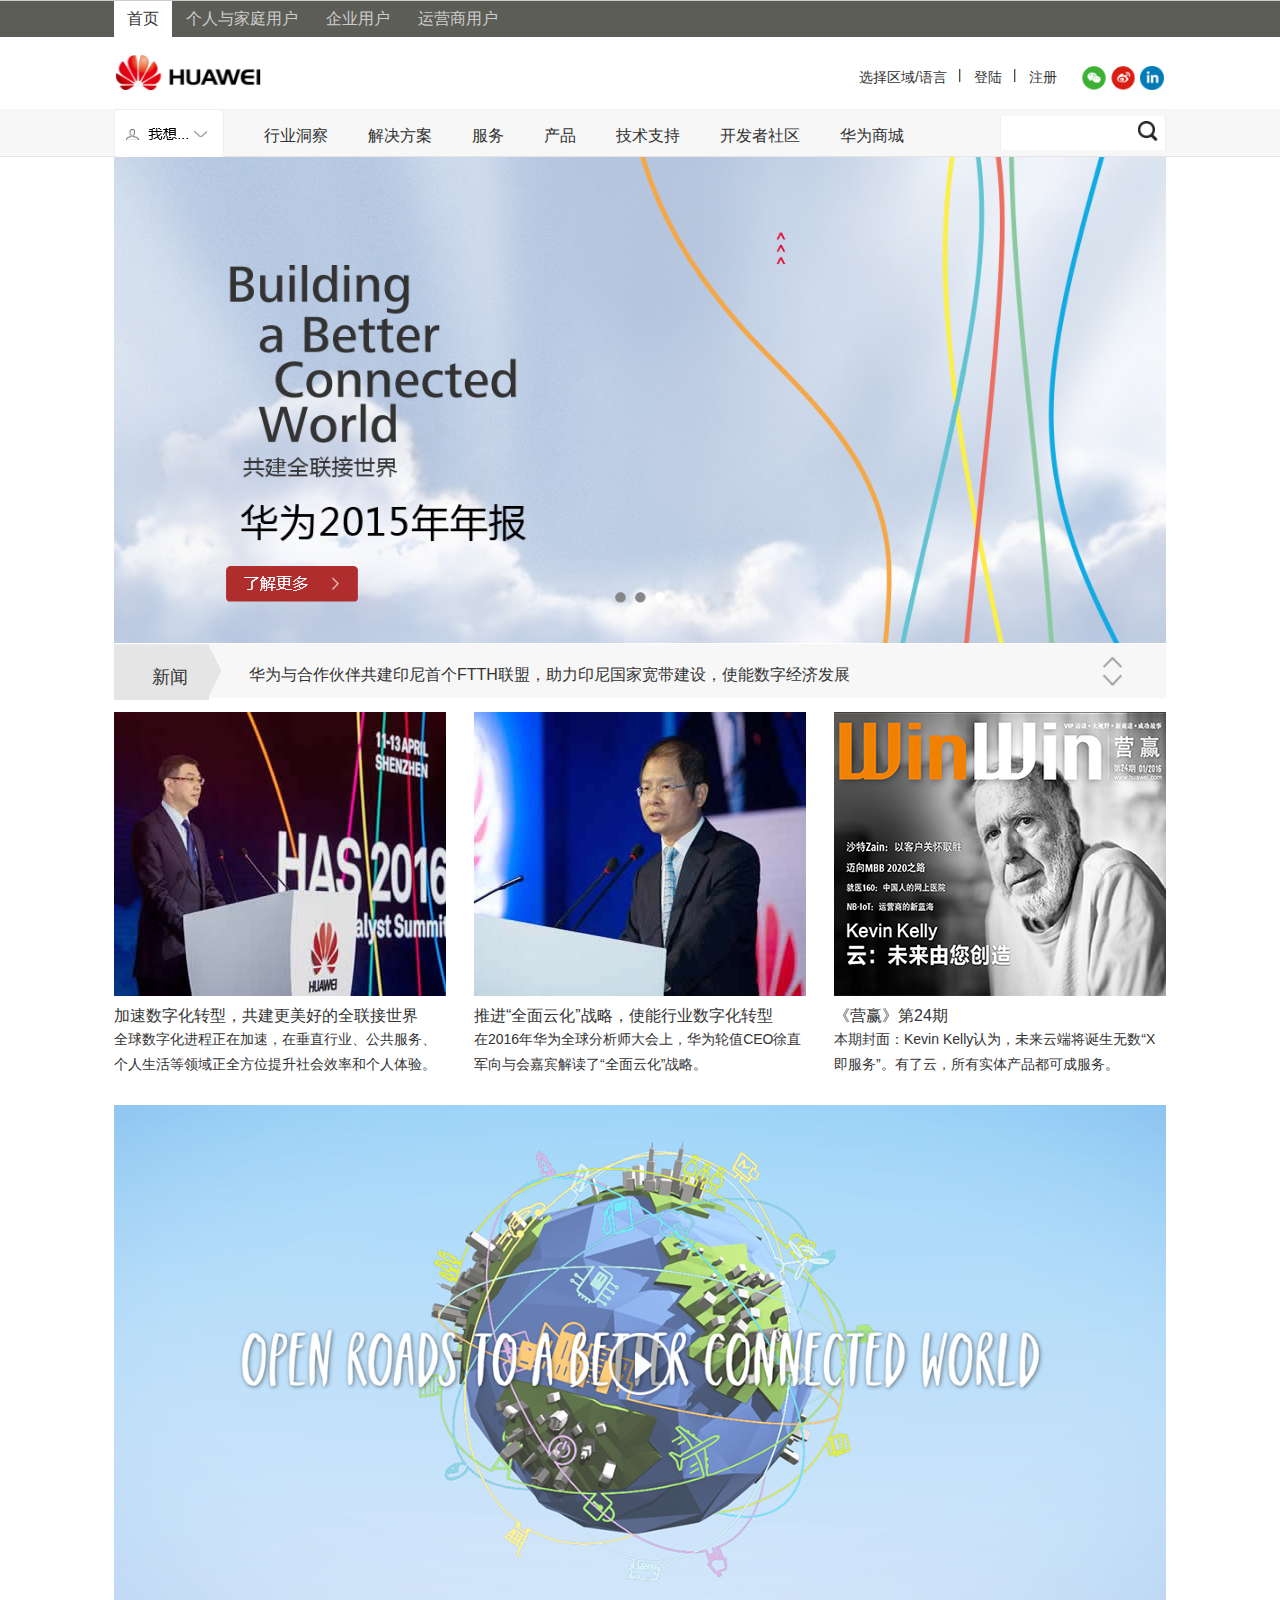
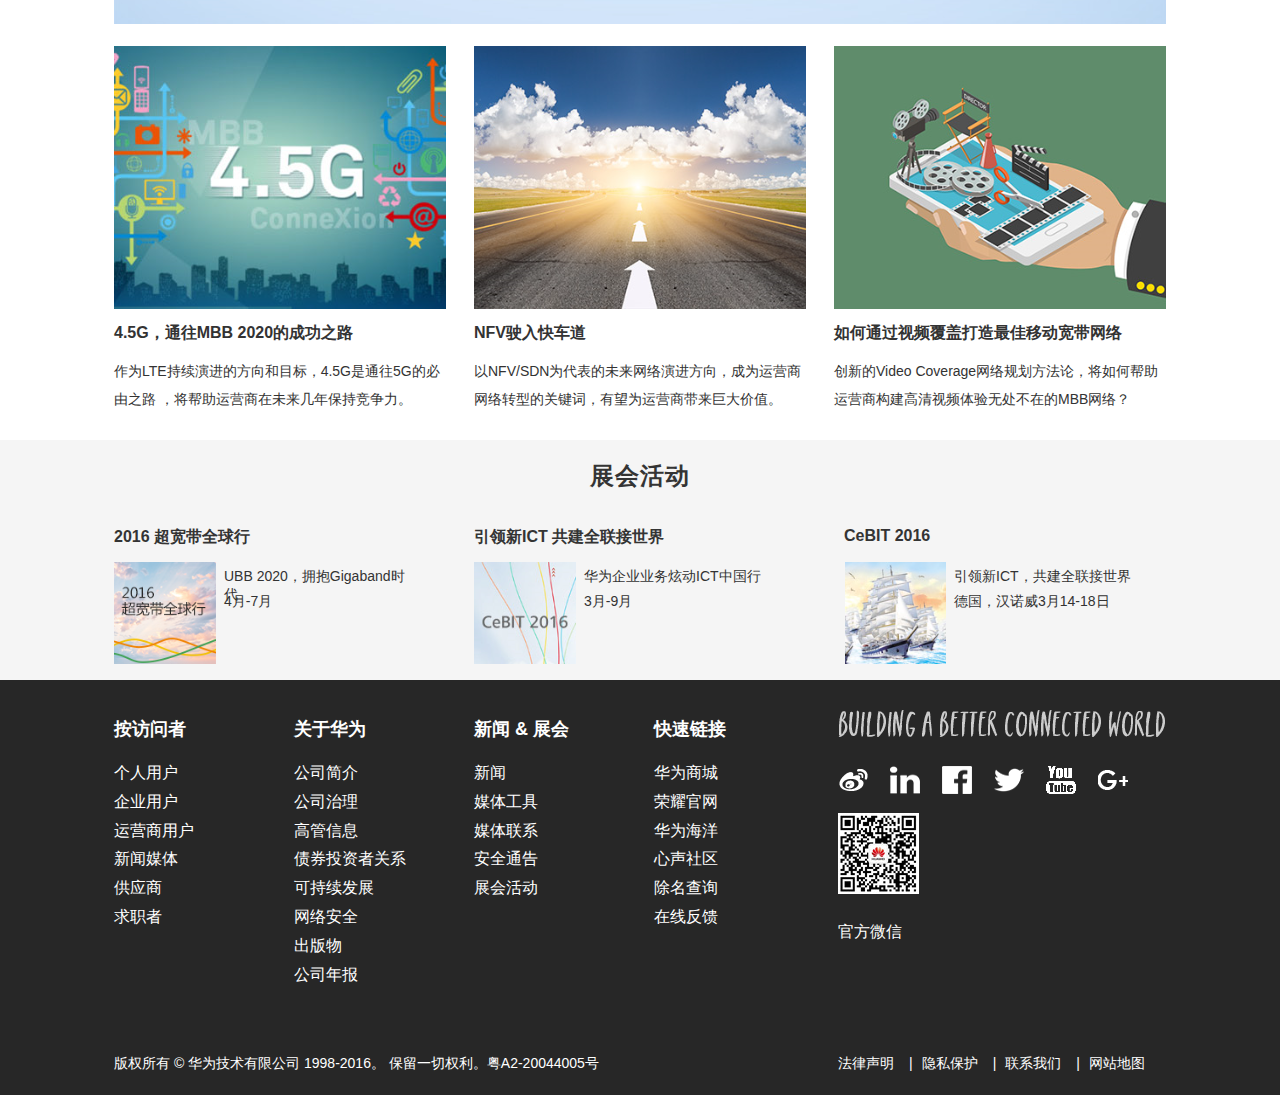
<file: index.html>
<!DOCTYPE html PUBLIC "-//W3C//DTD XHTML 1.0 Transitional//EN" "http://www.w3.org/TR/xhtml1/DTD/xhtml1-transitional.dtd">
<html xmlns="http://www.w3.org/1999/xhtml">
<head>
<meta http-equiv="Content-Type" content="text/html; charset=utf-8" />
<title>华为——index</title>
<link href="css/style.css" rel="stylesheet" type="text/css"/>
</head>

<body>
<div id="container_bg">
	<div class="container">
		<span>首页</span>
    	<a href="#">个人与家庭用户</a>
    	<a href="company.html">企业用户</a>
    	<a href="business.html">运营商用户</a>
	</div>
</div>
<div id="logo">
	<img class="logo_l" src="images/logo.png" width="151" height="36" />
    	<div class="logo_r">
        	<ul>
    			<li ><a href="#">选择区域/语言<img class="first" src="images/logo_r1.png" width="2" height="13" /></a></li>
            	<li ><a href="#">登陆<img class="first" src="images/logo_r1.png" width="2" height="13" /></a></li>
            	<li class="last"><a href="#">注册</a></li>
        	</ul>
        	<p>
        		<a href="#"><img src="images/weixin.png" width="25" height="25" /></a>
            	<a href="#"><img src="images/xinlang.png" width="25" height="25" /></a>
            	<a href="#"><img src="images/in.png" width="25" height="25" /></a>
       	    </p>
        </div>
</div>
<div id="nav_bg">
	<div class="nav">
		<div class="nav_l">
			<span></span>
        	<a href="#"><img src="images/nav_fir.png" width="84" height="14" /></a>
    		<p></p>
    	</div>
    	<ul>
    		<li><a href="#">行业洞察</a></li>
        	<li><a href="#">解决方案</a></li>
        	<li><a href="#">服务</a></li>
        	<li><a href="#">产品</a></li>
        	<li><a href="#">技术支持</a></li>
        	<li><a href="#">开发者社区</a></li>
        	<li><a href="#">华为商城</a></li>     
    	</ul>
    	<input type="txt" />
	</div>
</div>
<div id="banner"></div>
<div id="newsMap">
	<div class="newsMap_l">
    	<a href="#"">新闻</a>
    </div>
    <p></p>
    <div class="newsMap_c">
    	<a href="#">华为与合作伙伴共建印尼首个FTTH联盟，助力印尼国家宽带建设，使能数字经济发展</a>
    </div>
    <div class="newsMap_r">
    	<a href="#"></a>
    </div>
</div>
<div id="newsPoint-up">
	<dl>
    	<dt><img src="images/has2016_1.jpg" width="332" height="284" /></dt>
        <dd><a href="#">加速数字化转型，共建更美好的全联接世界</a>
        	<p>全球数字化进程正在加速，在垂直行业、公共服务、个人生活等领域正全方位提升社会效率和个人体验。</p>
        </dd>
    </dl>
    <dl class="has1">
   	  <dt><img src="images/has2016_2.jpg" width="332" height="284" /></dt>
        <dd><a href="#">推进“全面云化”战略，使能行业数字化转型</a>
        	<p>在2016年华为全球分析师大会上，华为轮值CEO徐直军向与会嘉宾解读了“全面云化”战略。</p>
        </dd>
  </dl>
    <dl>
   	  <dt><img src="images/winwin-24-cn_r1_c1.jpg" width="332" height="284" /></dt>
        <dd><a href="#">《营赢》第24期 </a>
        	<p>本期封面：Kevin Kelly认为，未来云端将诞生无数“X即服务”。有了云，所有实体产品都可成服务。</p>
        </dd>
  </dl>
</div>
<div id="newsPoint-center"></div>
<div id="newsPoint-down">
	<dl>
    	<dt><img src="images/down_1.png" width="332" height="263" /></dt>
        <dd><h4><a>4.5G，通往MBB 2020的成功之路 </a></h4>
        	<p>作为LTE持续演进的方向和目标，4.5G是通往5G的必由之路 ，将帮助运营商在未来几年保持竞争力。</p>
        </dd>
    </dl>
    <dl class="has1">
   	  <dt><img src="images/down_2.png" width="332" height="263" /></dt>
        <dd><h4><a>NFV驶入快车道 </a></h4>
        	<p>以NFV/SDN为代表的未来网络演进方向，成为运营商网络转型的关键词，有望为运营商带来巨大价值。</p>
        </dd>
	</dl>
    <dl>
  	  <dt><img src="images/down_3.png" width="332" height="263" /></dt>
        <dd><h4><a>如何通过视频覆盖打造最佳移动宽带网络 </a></h4>
        	<p>创新的Video Coverage网络规划方法论，将如何帮助运营商构建高清视频体验无处不在的MBB网络？</p>
        </dd>
	</dl>
</div>
<div id="active_bg">
	<div class="active">
		<h2><a href="#">展会活动</a></h2>
    	<div class="activeNews">
    		<dl>
    			<dt><h4><a href="#">2016 超宽带全球行</a></h4></dt>
        		<dd><img src="images/active_1.png" width="102" height="102" />
        			<p>UBB 2020，拥抱Gigaband时代</p>
                	<p>4月-7月</p>
        		</dd>
    		</dl>
    		<dl class="has2">
  		  	<dt><h4><a href="#">引领新ICT 共建全联接世界</a></h4></dt>
        		<dd><img src="images/active_2.png" width="102" height="102" />
        			<p>华为企业业务炫动ICT中国行</p>
                	<p>3月-9月</p>
        		</dd>
	  	</dl>
    		<dl>
  		  	<dt><h4><a href="#">CeBIT 2016 </a></h4></dt>
        		<dd><img src="images/active_3.png" width="102" height="102" />
        			<p>引领新ICT，共建全联接世界</p>
                	<p>德国，汉诺威3月14-18日</p>
   		 	 </dd>
	 	 </dl>	
  	</div>
	</div>
</div>
<div id="footer_bg">
<div class="footer">
	<div class="footerWarp">
    	<dl>
        	<dt>按访问者</dt>
            <dd><a href="#">个人用户</a></dd>
            <dd><a href="#">企业用户</a></dd>
            <dd><a href="#">运营商用户</a></dd>
            <dd><a href="#">新闻媒体</a></dd>
            <dd><a href="#">供应商</a></dd>
            <dd><a href="#">求职者</a></dd>
        </dl>
        <dl>
        	<dt>关于华为</dt>
            <dd><a href="#">公司简介</a></dd>
            <dd><a href="#">公司治理</a></dd>
            <dd><a href="#">高管信息</a></dd>
            <dd><a href="#">债券投资者关系</a></dd>
            <dd><a href="#">可持续发展</a></dd>
            <dd><a href="#">网络安全</a></dd>
            <dd><a href="#">出版物</a></dd>
            <dd><a href="#">公司年报</a></dd>
        </dl>
        <dl>
        	<dt>新闻 & 展会</dt>
            <dd><a href="#"> 新闻</a></dd>
            <dd><a href="#">媒体工具</a></dd>
            <dd><a href="#">媒体联系</a></dd>
            <dd><a href="#">安全通告</a></dd>
            <dd><a href="#">展会活动</a></dd>
        </dl>
        <dl>
        	<dt>快速链接</dt>
            <dd><a href="#">华为商城</a></dd>
            <dd><a href="#">荣耀官网</a></dd>
            <dd><a href="#">华为海洋</a></dd>
            <dd><a href="#">心声社区</a></dd>
            <dd><a href="#">除名查询</a></dd>
            <dd><a href="#">在线反馈</a></dd>
        </dl>
    </div>
    <div class="footerLink">
    	<div class="linkWord"></div>
        <ul>
        	<li><a href="#"></a></li>
            <li><a href="#" class="m2"></a></li>
            <li><a href="#" class="m3"></a></li>
            <li><a href="#" class="m4"></a></li>
            <li><a href="#" class="m5"></a></li>
            <li><a href="#" class="m6"></a></li>
        </ul>
        <span class="image"></span>
        <p>官方微信</p>
    </div>
    <p class="dot">版权所有 © 华为技术有限公司 1998-2016。 保留一切权利。粤A2-20044005号</p>
    <p class="under"><a href="#">法律声明</a><span>|</span><a href="#">隐私保护</a><span>|</span><a href="#">联系我们</a><span>|</span><a href="#">网站地图</a></p>
</div>
</div>
</body>
</html>
</file>
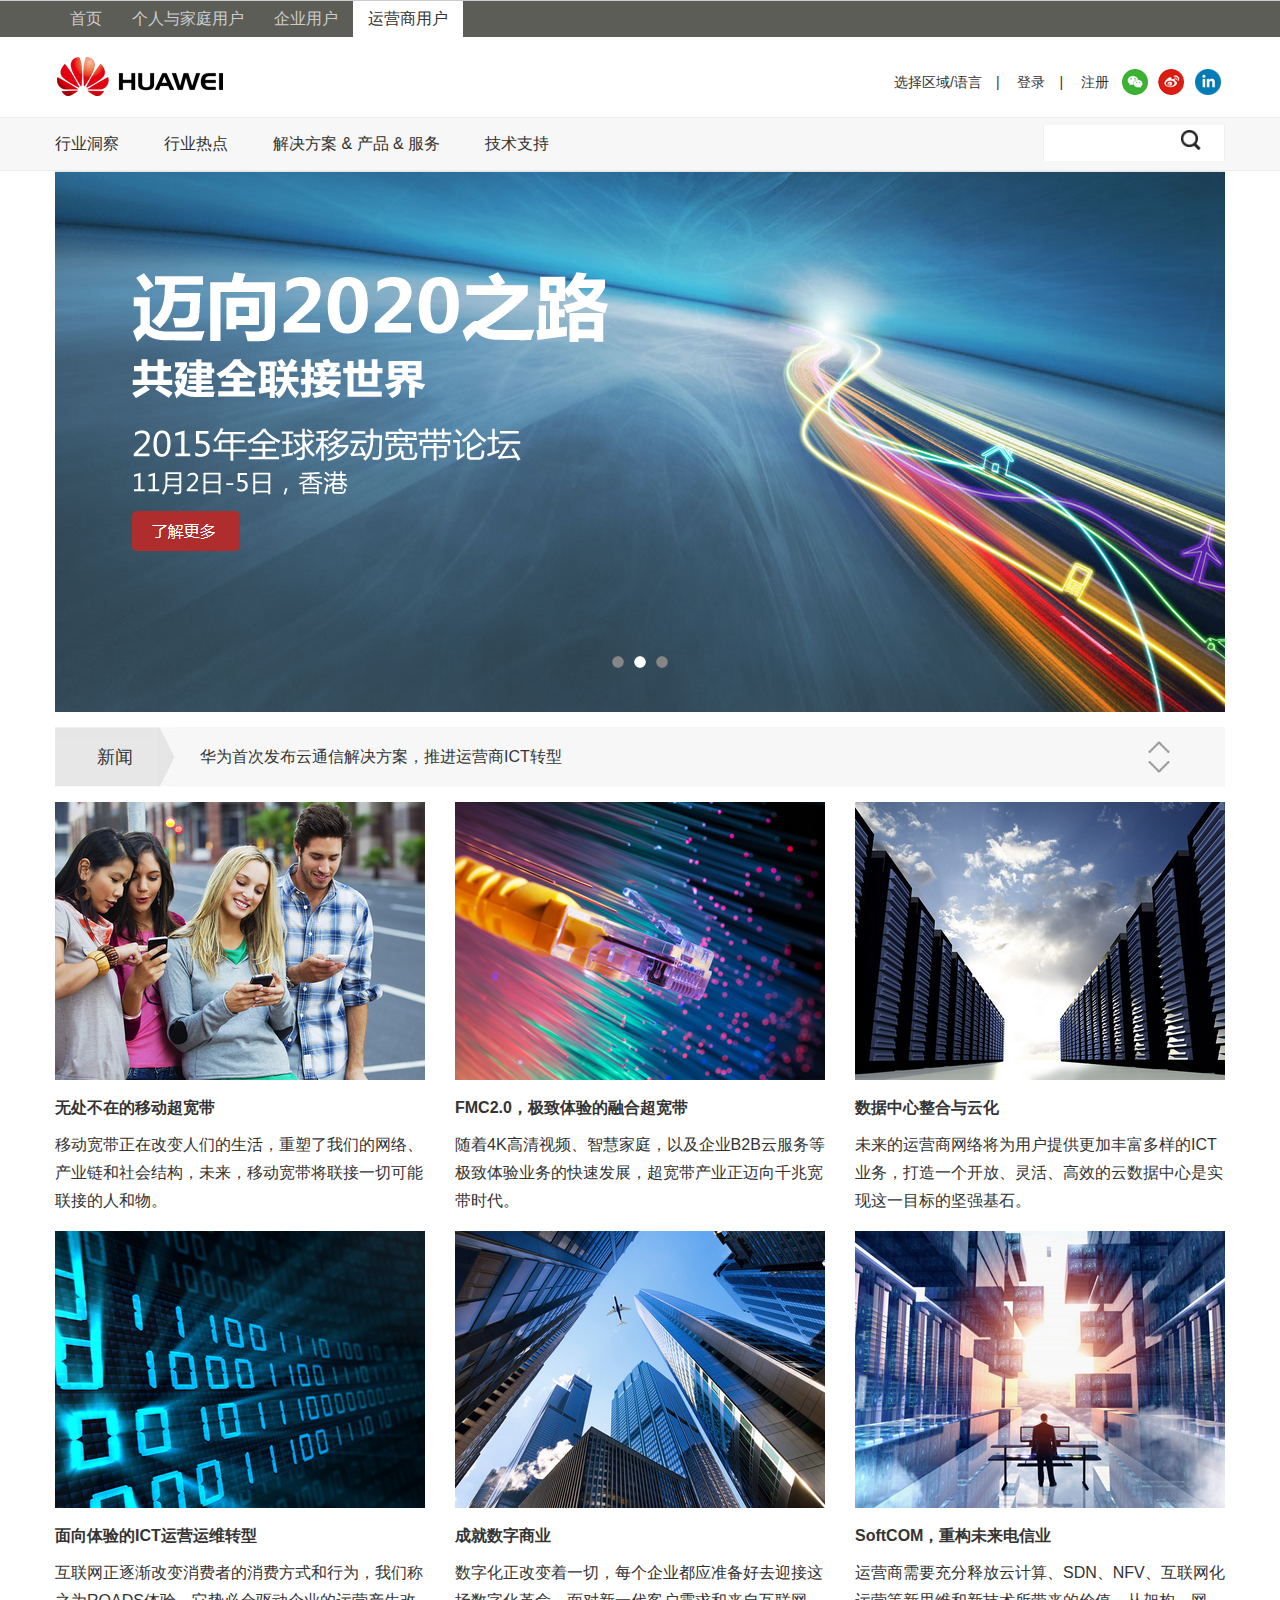
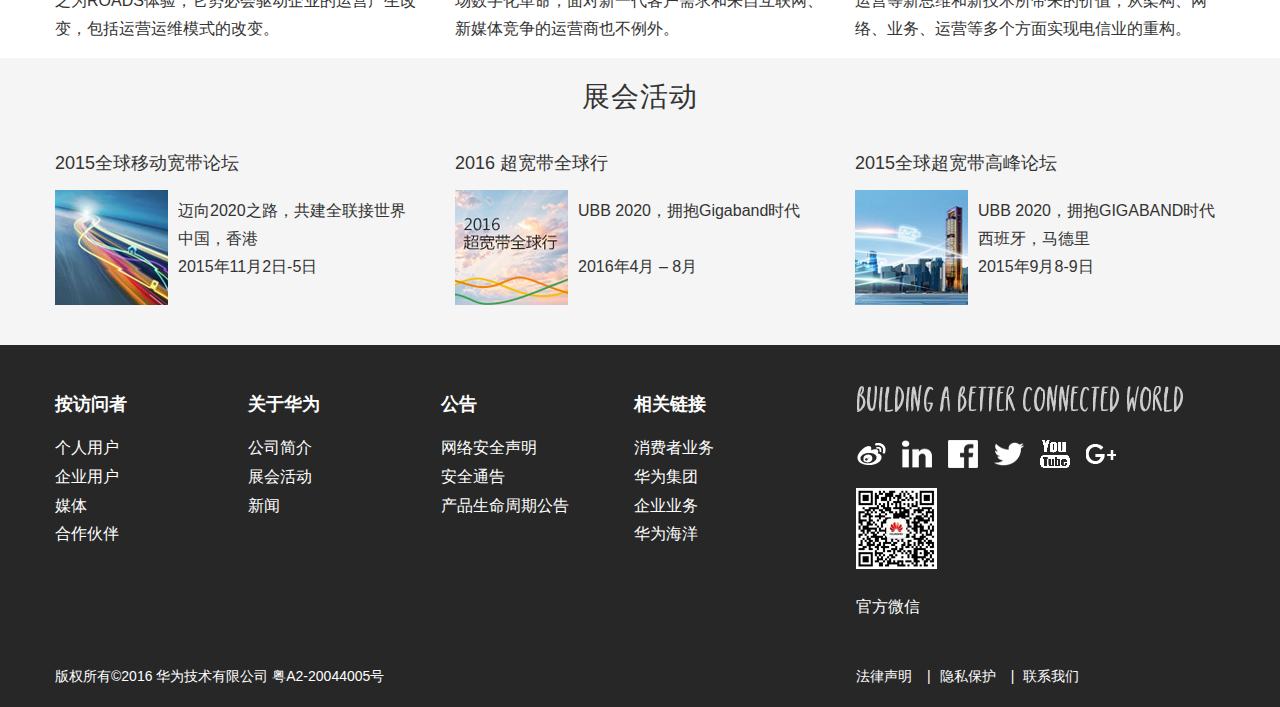
<file: business.html>
<!DOCTYPE html PUBLIC "-//W3C//DTD XHTML 1.0 Transitional//EN" "http://www.w3.org/TR/xhtml1/DTD/xhtml1-transitional.dtd">
<html xmlns="http://www.w3.org/1999/xhtml">
<head>
<meta http-equiv="Content-Type" content="text/html; charset=utf-8" />
<title>business</title>
<link href="css/style.css" rel="stylesheet" type="text/css"/>
</head>

<body>
<div id="header">
	<ul class="b_header">
    	<li><a href="index.html">首页</a></li>
        <li><a href="#">个人与家庭用户</a></li>
        <li><a href="company.html">企业用户</a></li>
        <li class="business"><a href="#">运营商用户</a></li>
    </ul>
</div>
<div id="b_logo">
	<a href="index.html" class="img_l"></a>
    <div class="img_r">
    	<p class="imgR_l">
        	<a href="#">选择区域/语言</a><span>|</span>
            <a href="#">登录</a><span>|</span>
            <a href="#">注册</a> 
   	  </p>
        <p class="imgR_r">
        	<a href="#"></a>
            <a href="#" class="b_img2"></a>
            <a href="#" class="b_img3"></a>
        </p>
  </div>
</div>
<div id="b_nav_bg">
	<div class="b_nav">
		<ul class="b_nav_l">
    		<li><a href="#">行业洞察</a></li>
        	<li><a href="#">行业热点</a></li>
        	<li><a href="#">解决方案 & 产品 & 服务</a></li>
        	<li><a href="#">技术支持</a></li>
   	 	</ul>
    	<input type="txt" />
    </div>
</div>
<div id="b_banner"></div>
<div id="b_news">
	<div class="b_news_bg"><a href="#">新闻</a></div>
    <div class="b_news_l"></div>
    <div class="b_news_center"><a href="#">华为首次发布云通信解决方案，推进运营商ICT转型 </a></div>
    <div class="b_news_r"><a href="#"></a><a href="#" class="arrow_b"></a></div>
</div>
<div id="b_container">
	<dl>
    	<dt><img src="images/b_c1.png" width="370" height="278" /></dt>
        <dd>
        	<a href="#">无处不在的移动超宽带 </a>
            <p>移动宽带正在改变人们的生活，重塑了我们的网络、产业链和社会结构，未来，移动宽带将联接一切可能联接的人和物。</p>
        </dd>
    </dl>
    <dl class="b_col">
   	  <dt><img src="images/b_c2.png" width="370" height="278" /></dt>
        <dd>
        	<a href="#">FMC2.0，极致体验的融合超宽带</a>
            <p>随着4K高清视频、智慧家庭，以及企业B2B云服务等极致体验业务的快速发展，超宽带产业正迈向千兆宽带时代。</p>
        </dd>
    </dl>
  <dl class="b_col">
   	<dt><img src="images/b_c3.png" width="370" height="278" /></dt>
        <dd>
        	<a href="#">数据中心整合与云化</a>
            <p>未来的运营商网络将为用户提供更加丰富多样的ICT业务，打造一个开放、灵活、高效的云数据中心是实现这一目标的坚强基石。</p>
        </dd>
    </dl>
    <dl>
    	<dt><img src="images/b_c4.png" width="370" height="278" /></dt>
        <dd>
        	<a href="#">面向体验的ICT运营运维转型 </a>
            <p>互联网正逐渐改变消费者的消费方式和行为，我们称之为ROADS体验，它势必会驱动企业的运营产生改变，包括运营运维模式的改变。</p>
        </dd>
    </dl>
  <dl class="b_col">
    	<dt><img src="images/b_c5.png" width="370" height="278" /></dt>
        <dd>
        	<a href="#">成就数字商业</a>
            <p>数字化正改变着一切，每个企业都应准备好去迎接这场数字化革命，面对新一代客户需求和来自互联网、新媒体竞争的运营商也不例外。</p>
        </dd>
    </dl>
  <dl class="b_col">
    	<dt><img src="images/b_c6.png" width="370" height="278" /></dt>
        <dd>
        	<a href="#">SoftCOM，重构未来电信业 </a>
            <p>运营商需要充分释放云计算、SDN、NFV、互联网化运营等新思维和新技术所带来的价值，从架构、网络、业务、运营等多个方面实现电信业的重构。</p>
        </dd>
    </dl>
</div>
<div id="b_active_bg">
	<div class="b_active">
   	  <h2>展会活动</h2>
        <div class="b_active_dl">
        	<dl>
        		<dt><a href="#">2015全球移动宽带论坛</a></dt>
            	<dd>
                	<a><img src="images/b_a1.png" width="113" height="115" /></a>
                    <p>迈向2020之路，共建全联接世界<br/>中国，香港<br/>2015年11月2日-5日</p>
                </dd>
        	</dl>
            <dl class="b_margin">
        		<dt><a href="#">2016 超宽带全球行</a></dt>
            	<dd>
                	<a><img src="images/b_a2.png" width="113" height="115" /></a>
                    <p>UBB 2020，拥抱Gigaband时代<br/><br/>2016年4月 – 8月</p>
                </dd>
        	</dl>
            <dl class="b_margin">
        		<dt><a href="#">2015全球超宽带高峰论坛</a></dt>
            	<dd>
                	<a><img src="images/b_a3.png" width="113" height="115" /></a>
                    <p>UBB 2020，拥抱GIGABAND时代<br/>西班牙，马德里<br/>2015年9月8-9日</p>
                </dd>
        	</dl>
        </div>
    </div>
</div>
<div id="b_footer_bg">
	<div class="b_footer">
    	<div class="b_fwarp">
        	<dl>
            	<dt>按访问者</dt>
                <dd><a href="#">个人用户</a></dd>
                <dd><a href="#">企业用户</a></dd>
                <dd><a href="#">媒体</a></dd>
                <dd><a href="#">合作伙伴</a></dd>
            </dl>
            <dl>
            	<dt>关于华为</dt>
                <dd><a href="#">公司简介</a></dd>
                <dd><a href="#">展会活动</a></dd>
                <dd><a href="#">新闻</a></dd>
            </dl>
            <dl>
            	<dt>公告</dt>
                <dd><a href="#">网络安全声明</a></dd>
                <dd><a href="#">安全通告</a></dd>
                <dd><a href="#">产品生命周期公告</a></dd>
            </dl>
            <dl>
            	<dt>相关链接</dt>
                <dd><a href="#">消费者业务</a></dd>
                <dd><a href="#">华为集团</a></dd>
                <dd><a href="#">企业业务</a></dd>
                <dd><a href="#">华为海洋</a></dd>
            </dl>
        </div>
        <div class="b_flink">
        	<div class="linkWord"></div>
        	<ul>
        		<li><a href="#"></a></li>
            	<li><a href="#" class="m2"></a></li>
            	<li><a href="#" class="m3"></a></li>
            	<li><a href="#" class="m4"></a></li>
            	<li><a href="#" class="m5"></a></li>
            	<li><a href="#" class="m6"></a></li>
        	</ul>
        	<span class="image"></span>
        	<p>官方微信</p>
        </div>
        <div class="b_dot">
        	<p class="b_dot_l">版权所有©2016 华为技术有限公司 粤A2-20044005号</p>
            <p class="b_dot_r"><a href="#">法律声明</a><span>|</span><a href="#">隐私保护</a><span>|</span><a href="#">联系我们</a></p>
        </div>
    </div>
</div>
</body>
</html>
</file>
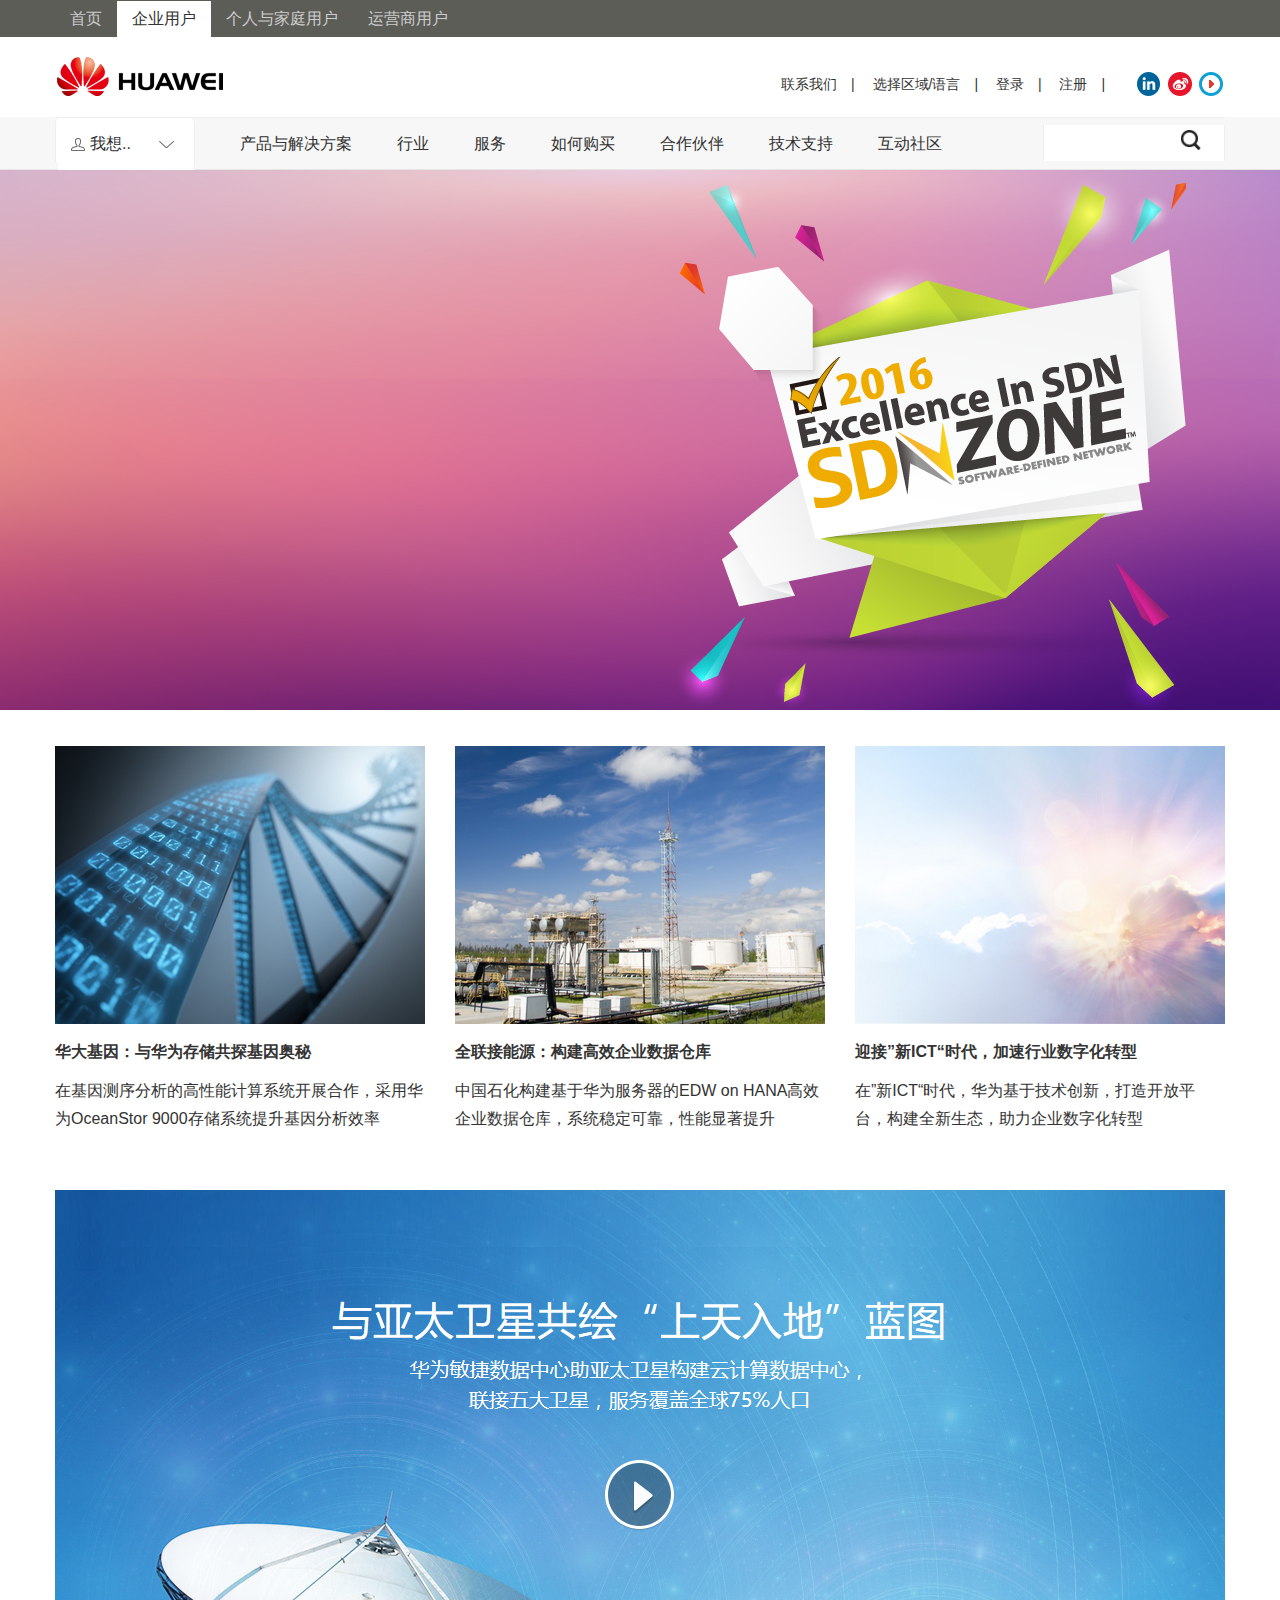
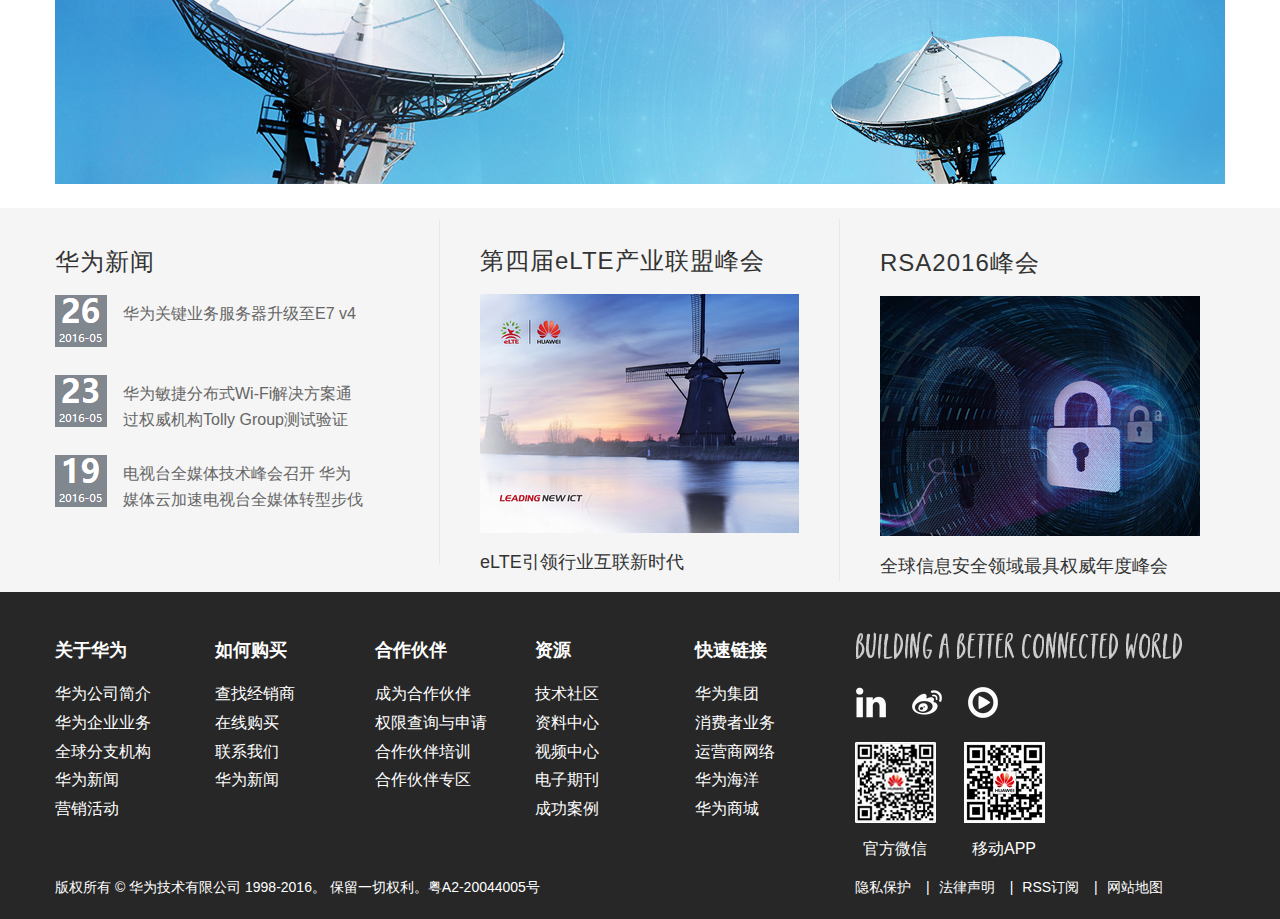
<file: company.html>
<!DOCTYPE html PUBLIC "-//W3C//DTD XHTML 1.0 Transitional//EN" "http://www.w3.org/TR/xhtml1/DTD/xhtml1-transitional.dtd">
<html xmlns="http://www.w3.org/1999/xhtml">
<head>
<meta http-equiv="Content-Type" content="text/html; charset=utf-8" />
<title>华为企业用户</title>
<link href="css/style.css" rel="stylesheet" type="text/css" />
</head>

<body>
<div id="header_bg">
	<ul class="c_header">
    	<li><a href="index.html">首页</a></li>
        <li class="company"><a href="#">企业用户</a></li>
        <li><a href="#">个人与家庭用户</a></li>
        <li><a href="business.html">运营商用户</a></li>
    </ul>
</div>
<div id="c_logo">
	<a href="index.html" class="img_l"></a>
    <div class="logoR">
    	<p class="logoR_l">
        	<a href="#">联系我们</a><span>|</span>
        	<a href="#">选择区域/语言</a><span>|</span>
            <a href="#">登录</a><span>|</span>
            <a href="#">注册</a><span>|</span>
    	</p>
        <p class="logoR_r">
        	<a href="#"></a>
            <a href="#" class="c_img2"></a>
            <a href="#" class="c_img3"></a>
        </p>
    </div>
</div>
<div id="c_nav_bg">
	<div class="c_nav">
    	<div class="c_nav_l">
         	<span class="left"></span>
        	 <a href="#"><span class="tubiao_l"></span>我想..<span class="tubiao_2"></span></a>
         	<span class="right"></span>
        </div>
		<ul>
    		<li><a href="#">产品与解决方案</a></li>
        	<li><a href="#">行业</a></li>
        	<li><a href="#">服务</a></li>
        	<li><a href="#">如何购买</a></li>
            <li><a href="#">合作伙伴</a></li>
            <li><a href="#">技术支持</a></li>
            <li><a href="#">互动社区</a></li>
   	 	</ul>
    	<input type="txt" />
    </div>
</div>
<div id="c_banner"></div>
<div id="c_container">
	<dl>
    	<dt><img src="images/c_con1.png" width="370" height="278" /></dt>
        <dd>
        	<a href="#">华大基因：与华为存储共探基因奥秘</a>
            <p>在基因测序分析的高性能计算系统开展合作，采用华为OceanStor 9000存储系统提升基因分析效率</p>
        </dd>
    </dl>
    <dl class="b_col">
   	  <dt><img src="images/c_con2.png" width="370" height="278" /></dt>
        <dd>
        	<a href="#">全联接能源：构建高效企业数据仓库 </a>
            <p>中国石化构建基于华为服务器的EDW on HANA高效企业数据仓库，系统稳定可靠，性能显著提升</p>
        </dd>
    </dl>
  <dl class="b_col">
   	<dt><img src="images/c_con3.png" width="370" height="278" /></dt>
        <dd>
        	<a href="#">迎接”新ICT“时代，加速行业数字化转型 </a>
            <p>在”新ICT“时代，华为基于技术创新，打造开放平台，构建全新生态，助力企业数字化转型</p>
        </dd>
    </dl>
</div>
<div id="c_video"></div>
<div id="c_news_bg">
	<div class="c_news">
   	  <div class="c_newsl">
       	<h2><a href="#">华为新闻</a></h2>
          <dl>
           	  <dt><img src="images/c_nl1.png" width="52" height="52" /></dt>
              <dd><a href="#">华为关键业务服务器升级至E7 v4</a></dd>
          </dl>
          <dl>
           	  <dt><img src="images/c_nl2.png" width="52" height="52" /></dt>
              <dd><a href="#">华为敏捷分布式Wi-Fi解决方案通过权威机构Tolly Group测试验证 </a></dd>
          </dl>
          <dl>
           	  <dt><img src="images/c_nl3.png" width="52" height="52" /></dt>
              <dd><a href="#">电视台全媒体技术峰会召开 华为媒体云加速电视台全媒体转型步伐 </a></dd>
          </dl>
        </div>
      <div class="c_newsc">
       	<h2><a href="#">第四届eLTE产业联盟峰会 </a></h2>
        <img src="images/c_nc.png" width="319" height="239" /> 
        <h3>eLTE引领行业互联新时代</h3>
        </div>
        <div class="c_newsr">
        	<h2><a href="#">RSA2016峰会 </a></h2>
        	<img src="images/c_nr.png" width="320" height="240" /> 
        	<h3>全球信息安全领域最具权威年度峰会</h3>
        </div>
    </div>
</div>
<div id="c_footer_bg">
	<div class="c_footer">
    	<div class="c_fwarp">
        	<dl>
            	<dt>关于华为</dt> 
                <dd><a href="#">华为公司简介</a></dd>
                <dd><a href="#">华为企业业务</a></dd>
                <dd><a href="#">全球分支机构</a></dd>
                <dd><a href="#">华为新闻</a></dd>
                <dd><a href="#">营销活动</a></dd>
            </dl>
            <dl>
            	<dt>如何购买</dt> 
                <dd><a href="#">查找经销商</a></dd>
                <dd><a href="#">在线购买</a></dd>
                <dd><a href="#">联系我们</a></dd>
                <dd><a href="#">华为新闻</a></dd>
            </dl>
            <dl>
            	<dt>合作伙伴</dt> 
                <dd><a href="#">成为合作伙伴</a></dd>
                <dd><a href="#">权限查询与申请</a></dd>
                <dd><a href="#">合作伙伴培训</a></dd>
                <dd><a href="#">合作伙伴专区</a></dd>
            </dl>
            <dl>
            	<dt>资源</dt> 
                <dd><a href="#">技术社区</a></dd>
                <dd><a href="#">资料中心</a></dd>
                <dd><a href="#">视频中心</a></dd>
                <dd><a href="#">电子期刊</a></dd>
                <dd><a href="#">成功案例</a></dd>
            </dl>
            <dl>
            	<dt>快速链接</dt> 
                <dd><a href="#">华为集团</a></dd>
                <dd><a href="#">消费者业务</a></dd>
                <dd><a href="#">运营商网络</a></dd>
                <dd><a href="#">华为海洋</a></dd>
                <dd><a href="#">华为商城</a></dd>
            </dl>
        </div>
      <div class="c_flink">
        	<div class="c_linkWord"></div>
        	<ul>
        		<li><a href="#"></a></li>
            	<li><a href="#" class="c2"></a></li>
            	<li><a href="#" class="c3"></a></li>
        	</ul>
       	  <dl>
           	  <dt><img src="images/c_appl.png" width="81" height="81" /></dt>
              <dd>官方微信</dd>
          </dl>
          <dl>
           	  <dt><img src="images/c_appr.png" width="81" height="81" /></dt>
              <dd>移动APP</dd>
          </dl>
        </div>
         <div class="b_dot">
        	<p class="b_dot_l">版权所有 © 华为技术有限公司 1998-2016。 保留一切权利。粤A2-20044005号</p>
            <p class="b_dot_r"><a href="#">隐私保护</a><span>|</span><a href="#">法律声明</a><span>|</span><a href="#">RSS订阅</a><span>|</span><a href="#">网站地图</a></p>
        </div>
    </div>
</div>
</body>
</html>
</file>
<file: css/style.css>
@charset "utf-8";
/* CSS Document */
/*全局控制*/
body{ margin:0 auto; padding:0; font-size:16px; font-family:frutigernext,"Microsoft YaHei",Arial,Helvetica,sans-serif,cursive; color:#333333;}
/*重置浏览器样式*/
h1,p,a,img,ul,li,input,h2,h3,h4,dl,dt,dd{margin:0; padding:0; list-style:none; border:0;}
/*公共样式*/
a:link,a:visited{ text-decoration:none; color:#343434;}
a:hover{ text-decoration:underline; color:}
/*container*/
#container_bg{ width:100%; height:36px; background:#5d5d58; border-top:1px solid #cccccc;}
.container{ width:1052px; height:36px; margin:0 auto; line-height:36px;}
.container span{ float:left; height:36px; padding:0 13px; background:#FFF; color:#333333; cursor:pointer;}
.container a{ float:left; padding:0 14px; color:#cccccc; text-decoration:none;}
.container a:hover{ height:35px; background:#000000;}
/*logo*/
#logo{ width:1052px; height:72px; margin:0 auto; overflow:hidden;}
.logo_l{ float:left; margin-top:17px;}
.logo_r{ float:right; width:305px; height:25px; line-height:25px; margin:28px 2px 19px; font-size:14px;}
.logo_r li{ float:left; margin-right:13px;} 
.logo_r li a{ color:#333333;}
.logo_r .first{ padding-left:12px; }
.logo_r .last{ margin-right:9px;}
.logo_r p{ float:right;}
/*nav*/
#nav_bg{ width:100%; height:47px; background:#f7f7f7;}
.nav{  width:1052px; height:47px; border-top:1px solid #eeeeee; border-bottom:1px solid #eeeeee; margin:0 auto;}
.nav .nav_l{ float:left; width:110px; background:#FFF;}
.nav span{ float:left; width:7px; height:47px; background:url(../images/nav_1.png) no-repeat left;}
.nav a{ float:left; margin-top:16px; margin-left:4px;}
.nav p{ float:right; width:7px; height:47px; background:url(../images/nav_2.png) no-repeat right;}
.nav ul li{ float:left; height:47px;}
.nav ul li a{ display:block; color:#323232; text-decoration:none;  margin-left:40px;}
.nav ul li a:hover{ border-bottom:2px solid #cb3034; color:#e22835; height:30px; }
.nav input{ width:164px; height:34px; background:url(../images/nav_txt2.png) no-repeat 137px 5px #fff; cursor:pointer; float:right; margin-top:6px; border-left:1px solid #efefef;
 border-right:1px solid #efefef;}
 /*banner*/
#banner{ width:100%; height:487px; background:url(../images/banner.png) no-repeat center top; border-top:1px solid #e5e5e5;}
/*newsMap*/  
#newsMap{ width:1052px; height:54px; background:#f7f7f7; margin-top:13px; margin:0 auto;}
.newsMap_l{ width:95px; height:54px; float:left; background:#e5e5e5; border-top:1px solid #ededed; 
border-bottom:1px solid #e1e1e1;}
.newsMap_l a{   display:inline-block; float:left; margin-top:20px; margin-left:38px; color:#333333; font-size:18px;}
#newsMap p{ float:left; width:12px; height:54px; background:url(../images/new_nav.png) no-repeat;}
.newsMap_c a{ display:inline-block; float:left; margin-left:28px; margin-top:21px; color:#333333;}
.newsMap_r a{ float:right; width:20px; height:30px; background:url(../images/news_navf.png) no-repeat; display:block;
 margin-top:12px; margin-right:44px;}
/*newsPoint-up*/
#newsPoint-up{ width:1052px; height:393px; margin:0 auto; margin-top:14px;}
#newsPoint-up dl{ width:332px; float:left; text-align:left;}
.has1{ margin-left:28px; margin-right:28px;}
#newsPoint-up dl dd{ padding-top:10px; padding-bottom:10px;}
#newsPoint-up dl dd p{ line-height:175%; font-size:14px;}
/*newsPoint-center*/
#newsPoint-center{ width:100%; height:519px; background:url(../images/video.png) no-repeat center top;}
/*newsPoint-down*/
#newsPoint-down{ height:350px; width:1052px; margin:0 auto; margin-top:22px;}
#newsPoint-down dl{ width:332px; float:left; text-align:left; line-height:28px;}
#newsPoint-down dl dd h4{ padding-top:10px; padding-bottom:10px; }
#newsPoint-down dl dd p{ font-size:14px;}
/*active*/
#active_bg{ width:100%; height:240px; background:#f5f5f5;  margin-top:44px;}
.active{ width:1052px; height:240px; margin:0 auto;  text-align:center; }
.active h2 a{ margin-top:20px; display:inline-block; letter-spacing:1px;/*字间距u*/}
.activeNews{ width:100%; height:153px; padding-top:35px; overflow:hidden;}
.activeNews dl{ width:300px; height:153px; float:left;}
.activeNews .has2{ margin-left:60px; margin-right:70px;}
.activeNews dl dt{  width:300px; height:35px; float:left;}
.activeNews dl dt a{ float:left;}
.activeNews dl dd{ width:300px; height:102px; float:left;}
.activeNews dl dd img{ float:left;}
.activeNews dl dd p{ width:190px; height:19px; float:left; margin-left:8px; margin-top:6px; font-size:14px; text-align:left;}
/*footer*/
#footer_bg{ width:100%; height:415px; background:#272727;}
.footer{ width:1052px; height:415px; margin:0 auto;}
.footerWarp{ width:720px; height:338px; float:left; margin-top:37px;}
.footerWarp dl{ width:180px; height:338px; float:left; color:#fff;}
.footerWarp dl dt{ height:42px; font-size:18px; font-weight:bold;}
.footerWarp dd{ line-height:180%;}
.footer a:link,.footer a:visited{ color:#fff;}
.footerLink{ width:328px; height:345px; float:right; margin-top:30px; overflow:hidden;}
.footerLink .linkWord{ width:328px; height:56px; background:url(../images/linkword.png) no-repeat left top;}
.footerLink ul{ width:328px; height:28px;}
.footerLink ul a{ display:inline-block; width:30px; height:28px; background:url(../images/link_m.png) no-repeat; float:left; margin-right:22px;}
.footerLink ul .m2{ background-position:-30px 0;}
.footerLink ul .m3{ background-position:-60px 0;}
.footerLink ul .m4{ background-position:-90px 0;}
.footerLink ul .m5{ background-position:-120px 0;}
.footerLink ul .m6{ background-position:-150px 0;}
.footerLink .image{ display:block; width:328px; height:128px; background:url(../images/link_foot.png) no-repeat left 19px;}
.footerLink p{ width:328px; height:133px; text-align:left;color:#fff;}
.footer .dot{ width:720px; height:40px; float:left; color:#fff; font-size:14px;}
.footer .under{ width:328px; height:40px; float:right; font-size:14px;}
.footer .under span{ color:#fff; margin-left:15px; margin-right:9px;}

/*business*/
/*b_header*/
#header{ width:100%; height:36px; background:#5d5d58; border-top:1px solid #cccccc;}
.b_header{ width:1170px; height:36px; line-height:36px; margin:0 auto;}
.b_header a{ float:left; padding:0 15px; text-decoration:none; color:#cccccc;}
.b_header a:hover{ background:#000000;}
.business a{ color:#333333;}
.b_header .business a:link,.b_header .business a:hover{ background:#fff;}
/*b_logo*/
#b_logo{ width:1170px; height:80px; margin:0 auto;}
#b_logo .img_l{ width:196px; height:80px; float:left; background:url(../images/b_banner.png) no-repeat 1px bottom;}
#b_logo .img_r{ width:328px; height:26px; float:right; padding:32px 3px 22px 0;}
.img_r .imgR_l{ width:218px; float:left; line-height:26px; font-size:14px;}
.img_r .imgR_l span{ margin:0 14px;}
.imgR_r{ width:101px; height:26px; float:right;}
.imgR_r a{ float:left; width:27px; height:26px; background:url(../images/b_img.png) no-repeat 0 -1px;}
.imgR_r .b_img2{ background-position:-28px -1px; margin-left:10px;}
.imgR_r .b_img3{ background-position:-55px -1px; margin-left:10px;}
/*b_nav_bg*/
#b_nav_bg{ width:100%; height:52px; background:#f7f7f7; border-top:#eeeeee 1px solid; border-bottom:#eeeeee 1px solid;}
.b_nav{ width:1170px; height:52px; margin:0 auto;}
.b_nav .b_nav_l{ width:600px; height:52px; float:left;}
.b_nav_l a{ display:inline-block; float:left; line-height:52px; text-decoration:none; color:#323232; margin-right:45px;}
.b_nav_l a:hover{ height:50px;  border-bottom:2px solid #cb3034; color:#e22835;}
.b_nav input{ width:180px; height:36px; background:url(../images/nav_txt2.png) no-repeat 137px 5px #fff; cursor:pointer; float:right; margin-top:7px; border-left:1px solid #efefef; border-right:1px solid #efefef; line-height:36px;}
/*b_banner*/
#b_banner{ width:1170px; height:540px; margin:0 auto; margin-bottom:15px; border-top:1px solid #e5e5e5; background:url(../images/UBB.png) no-repeat;}
/*b_news*/
#b_news{ width:1170px; height:60px; margin:0 auto; background:#f7f7f7; margin-bottom:15px;}
#b_news .b_news_bg{ width:103px; height:60px; float:left; background:url(../images/b_news_bg.png) left;}
#b_news .b_news_bg a{ font-size:18px; line-height:60px; margin-left:42px;}
#b_news .b_news_l{ width:42px; height:60px; float:left; background:url(../images/b_news_l.png) no-repeat;}
#b_news .b_news_center a{  display:block; width:948px; height:60px; float:left; line-height:60px;}
#b_news .b_news_r{ width:22px; height:32px; padding:14px 0; float:left;}
#b_news .b_news_r a{ width:22px; height:12px; float:left; background:url(../images/b_arrow.png) no-repeat;}
#b_news .b_news_r .arrow_b{ background-position:0 -12px; margin-top:8px;}
/*b_container*/
#b_container{ width:1170px; height:856px; margin:0 auto;}
#b_container dl{ width:370px; height:428px; float:left;}
#b_container dl dt{width:370px; height:296px; cursor:pointer;}
#b_container dl dd a{ display:block; width:370px; height:33px; font-weight:bold;}
#b_container dl dd a:hover{ color:#337ab7;}
#b_container dl dd p{ width:370px; height:99px; line-height:175%; text-align:left;}
.b_col{ margin-left:30px;}
/*b_active_bg*/
#b_active_bg{ width:100%; height:287px; background:#f5f5f5;}
.b_active{ width:1170px; height:222px; margin:0 auto; padding:25px 0 40px 0;}
.b_active h2{ width:1170px; height:68px; text-align:center; font-size:28px; letter-spacing:1px; line-height:28px; font-weight:normal;}
.b_active_dl{ width:1170px; height:154px;}
.b_active_dl dl{ width:370px; height:154px; float:left;}
.b_active_dl dl dt a{ display:block; width:370px; height:39px; font-size:18px;}
.b_active_dl dl dd a{ float:left;}
.b_active_dl dl dd p{ width:247px; height:108px; float:right; padding-top:7px; text-align:left; line-height:175%;}
.b_margin{ margin-left:30px;}
/*b_footer_bg*/
#b_footer_bg{ width:100%; height:362px; background:#272727;}
.b_footer{ width:1170px; height:362px; margin:0 auto;}
.b_footer .b_fwarp{ width:801px; height:323px; float:left;}
.b_fwarp dl{ width:193px; height:276px; padding-top:47px; float:left;}
.b_fwarp dl dt{ width:193px; height:42px; font-size:18px; font-weight:bold; color:#ffffff;}
.b_fwarp dl dd a{ line-height:180%; margin-bottom:5px; text-align:left;}
.b_footer a:link,.b_footer a:visited{ color:#ffffff;}
.b_footer .b_flink{ width:328px; height:283px; float:left; padding-top:40px;}
.b_flink .linkWord{ width:328px; height:55px; background:url(../images/linkword.png) no-repeat left top;}
.b_flink ul{ width:328px; height:31px;}
.b_flink ul a{ display:inline-block; width:30px; height:31px; background:url(../images/link_m.png) no-repeat; float:left; margin-right:16px;}
.b_flink ul .m2{ background-position:-30px 0;}
.b_flink ul .m3{ background-position:-60px 0;}
.b_flink ul .m4{ background-position:-90px 0;}
.b_flink ul .m5{ background-position:-120px 0;}
.b_flink ul .m6{ background-position:-150px 0;}
.b_flink .image{ display:block; width:328px; height:126px; background:url(../images/link_foot.png) no-repeat left 17px;}
.b_flink p{ width:328px; height:71px; text-align:left; color:#fff;}
.b_footer .b_dot{ width:1170px; height:39px; clear:both; font-size:14px; color:#fff;}
.b_dot .b_dot_l{ width:801px; height:39px; float:left;}
.b_dot .b_dot_r{ width:286px; height:39px; float:left;}
.b_dot .b_dot_r span{ margin:0 9px 0 15px;}


/*company*/
/*c_header*/
#header_bg{ width:100%; height:36px; background:#5d5d58; border-top:1px solid #5d5d58;}
.c_header{ width:1170px; height:36px; line-height:36px; margin:0 auto;}
.c_header a{ float:left; padding:0 15px; text-decoration:none; color:#cccccc;}
.c_header a:hover{ background:#000000;}
.company a{ color:#333333;}
.c_header .company a:link,.c_header .company a:hover{ background:#fff;}
/*logo*/
#c_logo{ width:1170px; height:80px; margin:0 auto;}
#c_logo .img_l{ width:196px; height:80px; float:left; background:url(../images/b_banner.png) no-repeat 1px bottom;}
#c_logo .logoR{ width:443px; height:24px; float:right; padding:35px 1px 21px 0;}
.logoR .logoR_l{ width:355px; height:24px; float:left; line-height:24px; font-size:14px; background:#fff;} 
.logoR .logoR_l span{ margin:0 14px;}
#c_logo .logoR_r{ width:87px; height:24px; float:right;}
.logoR_r a{ float:left; width:24px; height:24px; background:url(../images/c_logo.png) no-repeat;}
.logoR_r .c_img2{ background-position:-24px 0; margin-left:7px;}
.logoR_r .c_img3{ background-position:-48px 0; margin-left:7px;} 
/*c_nav*/
#c_nav_bg{ width:100%; height:52px; background:#f7f7f7;}
.c_nav{ width:1170px; height:52px; margin:0 auto; border-top:1px solid #eeeeee; border-bottom:1px solid #eeeeee;}
.c_nav_l{ width:140px; height:52px; float:left;}
.c_nav .c_nav_l .left{ width:3px; height:52px; background:url(../images/nav_1.png) no-repeat; float:left;}
.c_nav .c_nav_l .right{ width:3px; height:52px; background:url(../images/c_n2.png) no-repeat; float:right;}
.c_nav .c_nav_l a{ width:103px; height:52px; float:left; line-height:52px; background:#fff; padding:0 18px 0 13px; color:#323232;}
.c_nav .c_nav_l a:hover{ text-decoration:none; color:}
.c_nav .c_nav_l a .tubiao_l{ width:14px; height:52px; float:left; margin-right:5px; background:url(../images/c_n3.png) no-repeat 0 20px;}
.c_nav .c_nav_l .tubiao_2{ width:15px; height:52px; float:right; background:url(../images/c_n4.png) no-repeat 0 23px;}
.c_nav ul{ width:848px; height:52px; float:left;}
.c_nav ul a{ display:block; float:left; line-height:52px; text-decoration:none; color:#323232; margin-left:45px;}
.c_nav ul a:hover{ height:50px;  border-bottom:2px solid #cb3034; color:#e22835;}
.c_nav input{ width:180px; height:36px; background:url(../images/nav_txt2.png) no-repeat 137px 5px #fff; cursor:pointer; float:right; margin-top:7px; border-left:1px solid #efefef; border-right:1px solid #efefef; line-height:36px;}
/*c_banner*/
#c_banner{ width:100%; height:540px; background:url(../images/c_banner.jpg) no-repeat center 0; border-top:1px solid #e5e5e5; margin-bottom:36px;}
/*c_container*/
#c_container{ width:1170px; height:444px; margin:0 auto;}
#c_container dl{ width:370px; height:444px; float:left;}
#c_container dl dt{width:370px; height:296px; cursor:pointer;}
#c_container dl dd a{ display:block; width:370px; height:35px; font-weight:bold;}
#c_container dl dd a:hover{ color:#337ab7;}
#c_container dl dd p{ width:370px; height:113px; line-height:175%; text-align:left;}
/*c_video*/
#c_video{ width:1170px; height:594px; margin:0 auto; background:url(../images/c_video.png) no-repeat; margin-bottom:24px;}
/*c_news*/
#c_news_bg{ width:100%; height:384px; background:#f5f5f5;}
.c_news{ width:1170px; height:384px; margin:0 auto;}
.c_news .c_newsl{ width:384px; height:344px; margin:12px 0 28px 0; float:left;border-right:1px solid #e7e7e7;}
.c_newsl h2 a{ display:block; width:384px; height:49px; padding-top:26px; font-size:24px; text-align:left; font-weight:normal;
letter-spacing:1px; color:#333333;}
.c_newsl h2 a:hover{ color:#428BCA;}
.c_newsl dl{ width:309px; height:52px; padding-bottom:28px; padding-right:75px;float:left;}
.c_newsl dl dt{ width:52px; height:52px; float:left;}
.c_newsl dl dd a{ display:block; width:241px; height:46px; color:#666666; padding-left:16px; padding-top:6px; float:left; line-height:160%;}
.c_news .c_newsc{ width:359px; height:362px; float:left; border-right:1px solid #e7e7e7; margin:11px 0 11px 40px;}
.c_newsc h2 a{ display:block; width:384px; height:49px; padding-top:26px; font-size:24px; text-align:left; font-weight:normal;
letter-spacing:1px; color:#333333;}
.c_newsc h2 a:hover{ color:#428BCA;}
.c_newsc img{ width:319px; height:239px; float:left;}
.c_newsc h3{ width:319px; height:45px; float:left; padding-top:17px; font-weight:normal; font-size:18px;}
.c_news .c_newsr{ width:320px; height:345px; float:left; padding-top:39px; padding-left:40px;}
.c_newsr h2 a{ display:block; width:320px; height:49px; font-size:24px; text-align:left; font-weight:normal; letter-spacing:1px; color:#333333; }
.c_newsr h2 a:hover{ color:#428BCA;}
.c_newsr img{ width:320px; height:240px; float:left;}
.c_newsr h3{ width:320px; height:38px; float:left; padding-top:18px; font-weight:normal; font-size:18px;}
/*c_footer*/
#c_footer_bg{ width:100%; height:327px; background:#272727;}
.c_footer{ width:1170px; height:327px; margin:0 auto;}
.c_footer .c_fwarp{ width:800px; height:287px; float:left;}
.c_fwarp dl{ width:160px; height:241px; padding-top:46px; float:left;}
.c_fwarp dl dt{ width:167px; height:42px; font-size:18px; font-weight:bold; color:#ffffff;}
.c_fwarp dl dd a{ line-height:180%; margin-bottom:5px; text-align:left;}
.c_footer a:link,.b_footer a:visited{ color:#ffffff;}
.c_footer .c_flink{ width:328px; height:247px; float:left; padding-top:40px;}
.c_flink .c_linkWord{ width:328px; height:55px; background:url(../images/linkword.png) no-repeat left top;}
.c_flink ul{ width:328px; height:31px;}
.c_flink ul a{ display:inline-block; width:31px; height:31px; background:url(../images/c_link.png) no-repeat; float:left; margin-right:25px;}
.c_flink ul .c2{ background-position:-31px 0;}
.c_flink ul .c3{ background-position:-62px 0;}
.c_flink dl{ width:109px; height:137px; float:left;}
.c_flink dl dt{ width:81px; height:81px; padding-top:24px; float:left;}
.c_flink dl dd{ width:73px; height:17px; padding-top:16px; padding-left:8px; float:left; color:#fff;}
.c_footer .b_dot{ width:1170px; height:39px; clear:both; font-size:14px; color:#fff;}
.c_footer .b_dot .b_dot_l{ width:800px; height:39px; float:left;}
.c_footer .b_dot .b_dot_r{ width:370px; height:39px; float:left;}
.c_footer .b_dot .b_dot_r span{ margin:0 9px 0 15px;}
</file>
